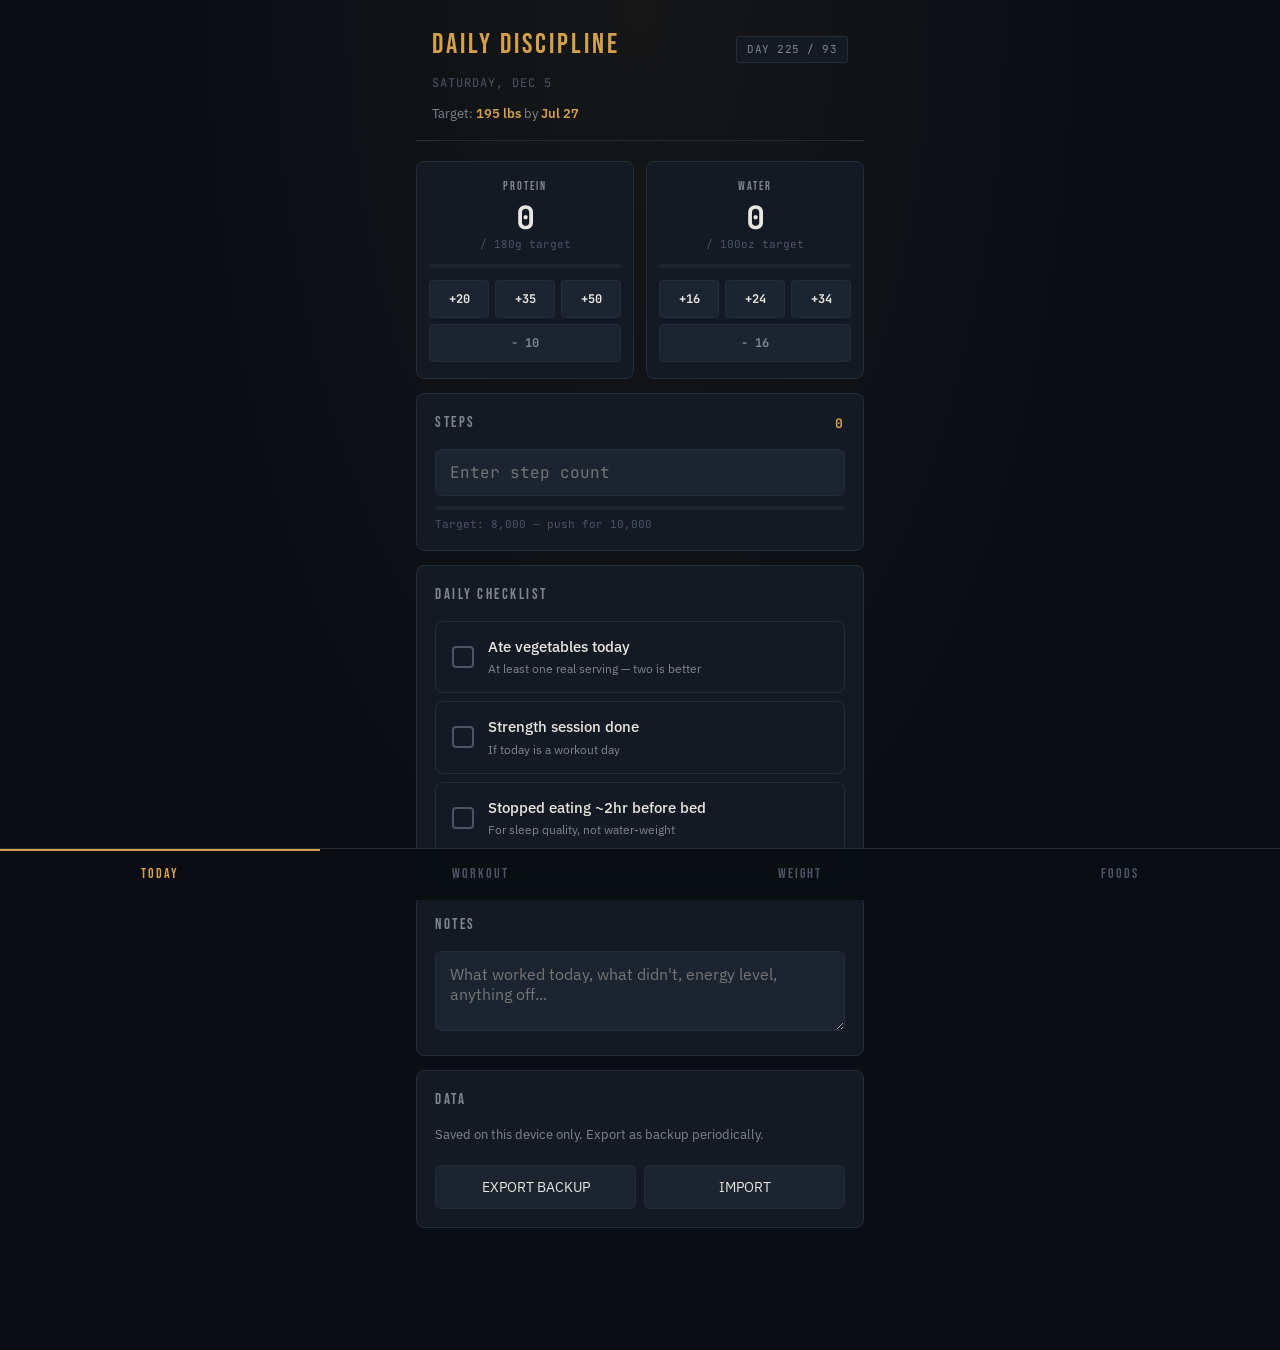
<file: Index.html>
<!DOCTYPE html>
<html lang="en">
<head>
<meta charset="UTF-8">
<title>Daily Discipline</title>
<meta name="viewport" content="width=device-width, 	initial-scale=1, maximum-scale=1, user-scalable=no, viewport-fit=cover">
<meta name="apple-mobile-web-app-capable" content="yes">
<meta name="mobile-web-app-capable" content="yes">
<meta name="apple-mobile-web-app-status-bar-style" content="black-translucent">
<meta name="apple-mobile-web-app-title" content="Discipline">
<meta name="theme-color" content="#0a0e14">
<link rel="apple-touch-icon" href="data:image/svg+xml,%3Csvg xmlns='http://www.w3.org/2000/svg' viewBox='0 0 180 180'%3E%3Crect width='180' height='180' fill='%230a0e14'/%3E%3Ctext x='90' y='118' font-family='Georgia,serif' font-size='110' font-weight='bold' text-anchor='middle' fill='%23d4a04c'%3ED%3C/text%3E%3C/svg%3E">
<link rel="icon" href="data:image/svg+xml,%3Csvg xmlns='http://www.w3.org/2000/svg' viewBox='0 0 32 32'%3E%3Crect width='32' height='32' fill='%230a0e14'/%3E%3Ctext x='16' y='22' font-family='Georgia,serif' font-size='20' font-weight='bold' text-anchor='middle' fill='%23d4a04c'%3ED%3C/text%3E%3C/svg%3E">
<link rel="preconnect" href="https://fonts.googleapis.com">
<link rel="preconnect" href="https://fonts.gstatic.com" crossorigin>
<link href="https://fonts.googleapis.com/css2?family=Bebas+Neue&family=IBM+Plex+Sans:wght@400;500;600;700&family=JetBrains+Mono:wght@500;700&display=swap" rel="stylesheet">
<style>
:root {
  --bg: #0a0e14;
  --surface: #141a23;
  --surface-2: #1c2430;
  --surface-3: #243042;
  --border: #232c39;
  --accent: #d4a04c;
  --accent-bright: #e8b95c;
  --accent-dim: rgba(212,160,76,0.15);
  --text: #e8e6e1;
  --text-dim: #7d8590;
  --text-faint: #4a5462;
  --success: #5fa66b;
  --success-dim: rgba(95,166,107,0.15);
  --danger: #c45757;
  --danger-dim: rgba(196,87,87,0.12);
}
* { box-sizing: border-box; margin: 0; padding: 0; -webkit-tap-highlight-color: transparent; }
html, body {
  font-family: 'IBM Plex Sans', -apple-system, sans-serif;
  background: var(--bg); color: var(--text); min-height: 100vh;
  font-size: 16px; line-height: 1.5;
  overscroll-behavior: none; -webkit-user-select: none; user-select: none;
}
input, textarea { -webkit-user-select: text; user-select: text; }
body {
  padding-top: env(safe-area-inset-top);
  padding-bottom: calc(88px + env(safe-area-inset-bottom));
  background: radial-gradient(ellipse at top, rgba(212,160,76,0.06), transparent 50%), var(--bg);
}
.container { max-width: 480px; margin: 0 auto; padding: 0 16px; }
.header { padding: 24px 16px 16px; border-bottom: 1px solid var(--border); margin-bottom: 20px; }
.header-top { display: flex; justify-content: space-between; align-items: baseline; margin-bottom: 8px; }
.app-title { font-family: 'Bebas Neue', sans-serif; font-size: 28px; letter-spacing: 3px; color: var(--accent); }
.day-badge { font-family: 'JetBrains Mono', monospace; font-size: 11px; color: var(--text-dim); background: var(--surface); padding: 4px 10px; border: 1px solid var(--border); border-radius: 2px; letter-spacing: 0.5px; }
.date-line { font-family: 'JetBrains Mono', monospace; font-size: 12px; color: var(--text-faint); letter-spacing: 1px; text-transform: uppercase; }
.goal-line { margin-top: 12px; font-size: 13px; color: var(--text-dim); }
.goal-line strong { color: var(--accent); font-weight: 600; }
.tabbar { position: fixed; bottom: 0; left: 0; right: 0; background: rgba(10,14,20,0.95); backdrop-filter: blur(20px); -webkit-backdrop-filter: blur(20px); border-top: 1px solid var(--border); display: flex; z-index: 100; padding-bottom: env(safe-area-inset-bottom); }
.tab { flex: 1; padding: 14px 4px 18px; text-align: center; font-family: 'Bebas Neue', sans-serif; font-size: 14px; letter-spacing: 2px; color: var(--text-faint); cursor: pointer; border: none; background: transparent; border-top: 2px solid transparent; transition: all 0.2s; }
.tab.active { color: var(--accent); border-top-color: var(--accent); }
.card { background: var(--surface); border: 1px solid var(--border); border-radius: 8px; padding: 18px; margin-bottom: 14px; }
.card-title { font-family: 'Bebas Neue', sans-serif; font-size: 15px; letter-spacing: 2.5px; color: var(--text-dim); margin-bottom: 14px; display: flex; justify-content: space-between; align-items: center; }
.card-value { font-family: 'JetBrains Mono', monospace; font-size: 13px; color: var(--accent); font-weight: 700; }
.metric-row { display: grid; grid-template-columns: 1fr 1fr; gap: 12px; margin-bottom: 14px; }
.metric-card { background: var(--surface); border: 1px solid var(--border); border-radius: 8px; padding: 16px 12px; text-align: center; }
.metric-label { font-family: 'Bebas Neue', sans-serif; font-size: 12px; letter-spacing: 2px; color: var(--text-dim); }
.metric-value { font-family: 'JetBrains Mono', monospace; font-size: 32px; font-weight: 700; color: var(--text); margin: 6px 0 2px; line-height: 1; }
.metric-target { font-family: 'JetBrains Mono', monospace; font-size: 11px; color: var(--text-faint); }
.metric-bar { height: 4px; background: var(--surface-2); margin-top: 12px; border-radius: 2px; overflow: hidden; }
.metric-bar-fill { height: 100%; background: var(--accent); transition: width 0.4s ease; border-radius: 2px; }
.metric-bar-fill.complete { background: var(--success); }
.counter-buttons { display: grid; grid-template-columns: repeat(3, 1fr); gap: 6px; margin-top: 12px; }
.counter-btn { background: var(--surface-2); border: 1px solid var(--border); color: var(--text); padding: 10px 4px; font-family: 'JetBrains Mono', monospace; font-size: 12px; font-weight: 700; border-radius: 4px; cursor: pointer; transition: all 0.15s; }
.counter-btn:active { background: var(--accent-dim); border-color: var(--accent); }
.counter-btn.minus { color: var(--text-dim); }
.check-item { display: flex; align-items: center; padding: 14px 16px; background: var(--surface); border: 1px solid var(--border); border-radius: 8px; margin-bottom: 8px; cursor: pointer; transition: all 0.15s; }
.check-item:active { background: var(--surface-2); }
.check-item.checked { border-color: var(--success); background: var(--success-dim); }
.check-box { width: 22px; height: 22px; border: 2px solid var(--text-faint); border-radius: 4px; margin-right: 14px; flex-shrink: 0; display: flex; align-items: center; justify-content: center; transition: all 0.2s; }
.check-item.checked .check-box { background: var(--success); border-color: var(--success); }
.check-box svg { opacity: 0; transition: opacity 0.2s; }
.check-item.checked .check-box svg { opacity: 1; }
.check-label { font-size: 15px; font-weight: 500; flex: 1; }
.check-sub { font-size: 12px; color: var(--text-dim); margin-top: 2px; }
input[type="number"], input[type="text"], textarea { width: 100%; background: var(--surface-2); border: 1px solid var(--border); color: var(--text); padding: 12px 14px; font-family: 'JetBrains Mono', monospace; font-size: 16px; border-radius: 6px; outline: none; transition: border-color 0.15s; }
input[type="number"]:focus, input[type="text"]:focus, textarea:focus { border-color: var(--accent); }
textarea { font-family: 'IBM Plex Sans', sans-serif; resize: vertical; min-height: 80px; }
.weight-hero { background: linear-gradient(135deg, var(--surface) 0%, var(--surface-2) 100%); border: 1px solid var(--border); border-radius: 12px; padding: 24px 20px; text-align: center; margin-bottom: 16px; position: relative; overflow: hidden; }
.weight-hero::before { content: ''; position: absolute; top: -50%; right: -20%; width: 60%; height: 200%; background: radial-gradient(ellipse, rgba(212,160,76,0.15), transparent 70%); pointer-events: none; }
.weight-label { font-family: 'Bebas Neue', sans-serif; font-size: 13px; letter-spacing: 2.5px; color: var(--text-dim); }
.weight-value { font-family: 'JetBrains Mono', monospace; font-size: 56px; font-weight: 700; color: var(--accent); margin: 8px 0 4px; line-height: 1; }
.weight-unit { font-size: 18px; color: var(--text-dim); font-weight: 400; }
.weight-trend { font-family: 'JetBrains Mono', monospace; font-size: 13px; color: var(--text-dim); margin-top: 8px; }
.weight-trend.down { color: var(--success); }
.weight-trend.up { color: var(--danger); }
.progress-track { background: var(--surface-2); height: 8px; border-radius: 4px; margin-top: 20px; overflow: hidden; }
.progress-fill { background: linear-gradient(90deg, var(--accent), var(--accent-bright)); height: 100%; transition: width 0.5s; }
.progress-labels { display: flex; justify-content: space-between; margin-top: 8px; font-family: 'JetBrains Mono', monospace; font-size: 11px; color: var(--text-faint); }
.weigh-list { list-style: none; }
.weigh-entry { display: flex; justify-content: space-between; align-items: center; padding: 12px 0; border-bottom: 1px solid var(--border); font-family: 'JetBrains Mono', monospace; font-size: 14px; }
.weigh-entry:last-child { border-bottom: none; }
.weigh-date { color: var(--text-dim); font-size: 12px; }
.weigh-val { color: var(--text); font-weight: 600; }
.weigh-delete { background: transparent; border: none; color: var(--text-faint); font-size: 18px; padding: 4px 8px; cursor: pointer; margin-left: 8px; }
.weigh-delete:active { color: var(--danger); }
.workout-header { text-align: center; padding: 24px 0 8px; }
.workout-day { font-family: 'Bebas Neue', sans-serif; font-size: 14px; letter-spacing: 3px; color: var(--text-dim); }
.workout-name { font-family: 'Bebas Neue', sans-serif; font-size: 40px; letter-spacing: 4px; color: var(--accent); margin: 4px 0 16px; }
.exercise { background: var(--surface); border: 1px solid var(--border); border-radius: 8px; padding: 14px 16px; margin-bottom: 10px; }
.exercise-name { font-weight: 600; font-size: 16px; margin-bottom: 4px; }
.exercise-meta { font-family: 'JetBrains Mono', monospace; font-size: 12px; color: var(--text-dim); }
.exercise-sets { display: flex; gap: 8px; margin-top: 12px; }
.set-pill { flex: 1; padding: 10px; background: var(--surface-2); border: 1px solid var(--border); border-radius: 4px; text-align: center; font-family: 'JetBrains Mono', monospace; font-size: 12px; font-weight: 600; cursor: pointer; color: var(--text-dim); transition: all 0.15s; }
.set-pill.done { background: var(--success-dim); border-color: var(--success); color: var(--success); }
.food-section { margin-bottom: 20px; }
.food-section-title { font-family: 'Bebas Neue', sans-serif; font-size: 24px; letter-spacing: 3px; margin-bottom: 4px; }
.food-section-sub { font-size: 13px; color: var(--text-dim); margin-bottom: 14px; }
.food-section.eat .food-section-title { color: var(--success); }
.food-section.limit .food-section-title { color: var(--accent); }
.food-section.avoid .food-section-title { color: var(--danger); }
.food-tag { display: inline-block; padding: 6px 12px; background: var(--surface); border: 1px solid var(--border); border-radius: 4px; font-size: 13px; margin: 0 6px 6px 0; }
.food-section.eat .food-tag { border-color: rgba(95,166,107,0.3); }
.food-section.limit .food-tag { border-color: rgba(212,160,76,0.3); }
.food-section.avoid .food-tag { border-color: rgba(196,87,87,0.3); color: var(--text-dim); }
.food-category { font-family: 'JetBrains Mono', monospace; font-size: 11px; color: var(--text-faint); letter-spacing: 1px; text-transform: uppercase; margin: 14px 0 8px; }
.page { display: none; padding-bottom: 20px; }
.page.active { display: block; animation: fadeIn 0.25s ease; }
@keyframes fadeIn { from { opacity: 0; transform: translateY(6px); } to { opacity: 1; transform: translateY(0); } }
.btn-primary { width: 100%; background: var(--accent); color: var(--bg); border: none; padding: 14px; font-family: 'Bebas Neue', sans-serif; font-size: 16px; letter-spacing: 3px; border-radius: 6px; cursor: pointer; margin-top: 10px; }
.btn-primary:active { background: var(--accent-bright); }
.btn-secondary { width: 100%; background: var(--surface-2); color: var(--text); border: 1px solid var(--border); padding: 12px; font-family: 'IBM Plex Sans', sans-serif; font-size: 14px; border-radius: 6px; cursor: pointer; margin-top: 8px; }
.empty-state { text-align: center; padding: 32px 16px; color: var(--text-faint); font-size: 14px; }
.toast { position: fixed; top: calc(24px + env(safe-area-inset-top)); left: 50%; transform: translateX(-50%) translateY(-80px); background: var(--surface-3); color: var(--text); padding: 10px 20px; border-radius: 6px; border: 1px solid var(--accent); font-size: 13px; font-weight: 500; z-index: 200; transition: transform 0.3s ease; white-space: nowrap; }
.toast.show { transform: translateX(-50%) translateY(0); }
.legend-stripe { height: 3px; background: linear-gradient(90deg, var(--success) 0%, var(--success) 33%, var(--accent) 33%, var(--accent) 66%, var(--danger) 66%, var(--danger) 100%); border-radius: 2px; margin: 8px 0 20px; }
.settings-row { display: flex; gap: 8px; margin-top: 12px; }
.settings-row button { flex: 1; }
.install-banner { background: var(--accent-dim); border: 1px solid var(--accent); border-radius: 8px; padding: 12px 14px; margin-bottom: 14px; font-size: 13px; color: var(--text); display: flex; justify-content: space-between; align-items: center; gap: 10px; }
.install-banner button { background: transparent; border: none; color: var(--text-faint); cursor: pointer; font-size: 18px; padding: 0 4px; }
</style>
</head>
<body>
<div class="container">
<div class="header">
<div class="header-top">
<div class="app-title">DAILY DISCIPLINE</div>
<div class="day-badge" id="dayBadge">DAY 1 / 94</div>
</div>
<div class="date-line" id="dateLine">—</div>
<div class="goal-line">Target: <strong>195 lbs</strong> by <strong>Jul 27</strong></div>
</div>

<div class="page active" id="page-today">
<div class="install-banner" id="installBanner" style="display:none">
<span>Tap Share → Add to Home Screen for app-style use</span>
<button onclick="dismissInstall()">×</button>
</div>
<div class="metric-row">
<div class="metric-card">
<div class="metric-label">PROTEIN</div>
<div class="metric-value" id="proteinValue">0</div>
<div class="metric-target">/ 180g target</div>
<div class="metric-bar"><div class="metric-bar-fill" id="proteinBar" style="width:0%"></div></div>
<div class="counter-buttons">
<button class="counter-btn" onclick="addProtein(20)">+20</button>
<button class="counter-btn" onclick="addProtein(35)">+35</button>
<button class="counter-btn" onclick="addProtein(50)">+50</button>
</div>
<button class="counter-btn minus" style="margin-top:6px;width:100%" onclick="addProtein(-10)">− 10</button>
</div>
<div class="metric-card">
<div class="metric-label">WATER</div>
<div class="metric-value" id="waterValue">0</div>
<div class="metric-target">/ 100oz target</div>
<div class="metric-bar"><div class="metric-bar-fill" id="waterBar" style="width:0%"></div></div>
<div class="counter-buttons">
<button class="counter-btn" onclick="addWater(16)">+16</button>
<button class="counter-btn" onclick="addWater(24)">+24</button>
<button class="counter-btn" onclick="addWater(34)">+34</button>
</div>
<button class="counter-btn minus" style="margin-top:6px;width:100%" onclick="addWater(-16)">− 16</button>
</div>
</div>
<div class="card">
<div class="card-title">STEPS <span class="card-value" id="stepsDisplay">0</span></div>
<input type="number" id="stepsInput" placeholder="Enter step count" inputmode="numeric">
<div class="metric-bar" style="margin-top:10px"><div class="metric-bar-fill" id="stepsBar" style="width:0%"></div></div>
<div class="metric-target" style="margin-top:6px">Target: 8,000 — push for 10,000</div>
</div>
<div class="card">
<div class="card-title">DAILY CHECKLIST</div>
<div class="check-item" data-key="veggies">
<div class="check-box"><svg width="14" height="14" viewBox="0 0 14 14" fill="none"><path d="M2 7l3.5 3.5L12 4" stroke="white" stroke-width="2.5" stroke-linecap="round" stroke-linejoin="round"/></svg></div>
<div><div class="check-label">Ate vegetables today</div><div class="check-sub">At least one real serving — two is better</div></div>
</div>
<div class="check-item" data-key="workout">
<div class="check-box"><svg width="14" height="14" viewBox="0 0 14 14" fill="none"><path d="M2 7l3.5 3.5L12 4" stroke="white" stroke-width="2.5" stroke-linecap="round" stroke-linejoin="round"/></svg></div>
<div><div class="check-label">Strength session done</div><div class="check-sub">If today is a workout day</div></div>
</div>
<div class="check-item" data-key="cutoff">
<div class="check-box"><svg width="14" height="14" viewBox="0 0 14 14" fill="none"><path d="M2 7l3.5 3.5L12 4" stroke="white" stroke-width="2.5" stroke-linecap="round" stroke-linejoin="round"/></svg></div>
<div><div class="check-label">Stopped eating ~2hr before bed</div><div class="check-sub">For sleep quality, not water-weight</div></div>
</div>
<div class="check-item" data-key="photo" id="photoCheck" style="display:none">
<div class="check-box"><svg width="14" height="14" viewBox="0 0 14 14" fill="none"><path d="M2 7l3.5 3.5L12 4" stroke="white" stroke-width="2.5" stroke-linecap="round" stroke-linejoin="round"/></svg></div>
<div><div class="check-label">Progress photo taken</div><div class="check-sub">Sunday cadence — front, side, back</div></div>
</div>
</div>
<div class="card">
<div class="card-title">NOTES</div>
<textarea id="notesInput" placeholder="What worked today, what didn't, energy level, anything off..."></textarea>
</div>
<div class="card">
<div class="card-title">DATA</div>
<div style="font-size:13px;color:var(--text-dim);margin-bottom:10px">Saved on this device only. Export as backup periodically.</div>
<div class="settings-row">
<button class="btn-secondary" onclick="exportData()">EXPORT BACKUP</button>
<button class="btn-secondary" onclick="importData()">IMPORT</button>
</div>
<input type="file" id="importFile" accept=".json" style="display:none">
</div>
</div>

<div class="page" id="page-workout">
<div class="workout-header">
<div class="workout-day">TODAY'S SESSION</div>
<div class="workout-name" id="workoutName">DAY A</div>
<div class="metric-target" id="workoutFocus">PUSH FOCUS — 25 minutes</div>
</div>
<div id="exerciseList"></div>
<button class="btn-primary" onclick="completeWorkout()">MARK COMPLETE</button>
<button class="btn-secondary" onclick="cycleWorkout()">SWITCH TO NEXT DAY</button>
<div class="card" style="margin-top:24px">
<div class="card-title">RECENT SESSIONS</div>
<div id="workoutHistory"></div>
</div>
</div>

<div class="page" id="page-weight">
<div class="weight-hero">
<div class="weight-label">7-DAY AVERAGE</div>
<div class="weight-value" id="avgWeight">—<span class="weight-unit"> lbs</span></div>
<div class="weight-trend" id="weightTrend">No data yet</div>
<div class="progress-track"><div class="progress-fill" id="goalProgress" style="width:0%"></div></div>
<div class="progress-labels"><span id="startLabel">Start</span><span>Goal: 195</span></div>
</div>
<div class="card">
<div class="card-title">LOG TODAY'S WEIGH-IN</div>
<input type="number" id="weightInput" placeholder="Enter weight (lbs)" step="0.1" inputmode="decimal">
<button class="btn-primary" onclick="logWeight()" style="margin-top:10px">SAVE</button>
<div class="metric-target" style="margin-top:10px;text-align:center">Same time daily — after bathroom, before water</div>
</div>
<div class="card">
<div class="card-title">RECENT 14 DAYS</div>
<ul class="weigh-list" id="weighList"><li class="empty-state">No weigh-ins logged yet.<br>Start tomorrow morning.</li></ul>
</div>
</div>

<div class="page" id="page-foods">
<div style="padding: 20px 0 0">
<div style="font-family:'Bebas Neue';font-size:32px;letter-spacing:3px;color:var(--accent)">FUEL GUIDE</div>
<div style="color:var(--text-dim);font-size:13px;margin-top:4px">Built for fat loss + muscle preservation through July 27</div>
<div class="legend-stripe"></div>
</div>
<div class="food-section eat">
<div class="food-section-title">✓ EAT FREELY</div>
<div class="food-section-sub">Hit your protein and veggie targets from these. No portion stress.</div>
<div class="food-category">PROTEIN ANCHORS</div>
<div>
<span class="food-tag">Eggs (whole)</span><span class="food-tag">Chicken breast</span><span class="food-tag">Chicken thigh/leg</span><span class="food-tag">Rotisserie chicken</span><span class="food-tag">Ground turkey 93/7</span><span class="food-tag">Lean ground beef 93/7+</span><span class="food-tag">Sirloin / flank steak</span><span class="food-tag">Pork tenderloin</span><span class="food-tag">Salmon</span><span class="food-tag">Tuna (canned in water)</span><span class="food-tag">Shrimp</span><span class="food-tag">Tilapia / cod</span><span class="food-tag">Greek yogurt (plain)</span><span class="food-tag">Cottage cheese</span><span class="food-tag">Whey protein</span><span class="food-tag">Hard-boiled eggs</span>
</div>
<div class="food-category">VEGETABLES — UNLIMITED</div>
<div>
<span class="food-tag">Broccoli</span><span class="food-tag">Cauliflower</span><span class="food-tag">Bell peppers</span><span class="food-tag">Spinach</span><span class="food-tag">Kale</span><span class="food-tag">Romaine / mixed greens</span><span class="food-tag">Cucumber</span><span class="food-tag">Zucchini</span><span class="food-tag">Asparagus</span><span class="food-tag">Brussels sprouts</span><span class="food-tag">Green beans</span><span class="food-tag">Mushrooms</span><span class="food-tag">Tomatoes</span><span class="food-tag">Cabbage / coleslaw mix</span><span class="food-tag">Celery</span><span class="food-tag">Onions</span><span class="food-tag">Cauliflower rice</span><span class="food-tag">Radishes</span>
</div>
<div class="food-category">FRUITS (LOW-SUGAR)</div>
<div>
<span class="food-tag">Strawberries</span><span class="food-tag">Blueberries</span><span class="food-tag">Raspberries</span><span class="food-tag">Blackberries</span><span class="food-tag">Avocado</span>
</div>
<div class="food-category">FATS / EXTRAS</div>
<div>
<span class="food-tag">Olive oil</span><span class="food-tag">Almonds (1 oz)</span><span class="food-tag">Walnuts (1 oz)</span><span class="food-tag">Olives</span><span class="food-tag">Pickles</span><span class="food-tag">Mustard</span><span class="food-tag">Hot sauce</span><span class="food-tag">Salsa</span><span class="food-tag">Vinegar</span><span class="food-tag">Most spices</span>
</div>
<div class="food-category">DRINKS</div>
<div>
<span class="food-tag">Water</span><span class="food-tag">Black coffee</span><span class="food-tag">Unsweet tea</span><span class="food-tag">Sparkling water</span>
</div>
</div>
<div class="food-section limit">
<div class="food-section-title">⚠ LIMIT</div>
<div class="food-section-sub">Fine in moderation. Don't make these the main event.</div>
<div>
<span class="food-tag">String cheese (2/day max)</span><span class="food-tag">Shredded cheese</span><span class="food-tag">Cream cheese</span><span class="food-tag">Bacon (2-3 strips)</span><span class="food-tag">Turkey deli slices</span><span class="food-tag">Peanut butter (1 tbsp)</span><span class="food-tag">Almond butter (1 tbsp)</span><span class="food-tag">Coke Zero / diet soda</span><span class="food-tag">Sugar-free jello</span><span class="food-tag">Sugar-free gum</span><span class="food-tag">Beef jerky (low sugar)</span><span class="food-tag">Protein bars (&lt;5g sugar)</span><span class="food-tag">Protein shakes (premade)</span><span class="food-tag">Heavy cream (in coffee)</span><span class="food-tag">Banana</span><span class="food-tag">Apple</span><span class="food-tag">Greek yogurt (flavored)</span>
</div>
</div>
<div class="food-section avoid">
<div class="food-section-title">✕ AVOID THROUGH JULY 27</div>
<div class="food-section-sub">These quietly stall fat loss. Skip until you hit goal weight.</div>
<div>
<span class="food-tag">Bread / rolls / buns</span><span class="food-tag">Pasta</span><span class="food-tag">Rice</span><span class="food-tag">Cereal</span><span class="food-tag">Oatmeal (sweetened)</span><span class="food-tag">Tortillas</span><span class="food-tag">Crackers</span><span class="food-tag">Chips / pretzels</span><span class="food-tag">French fries</span><span class="food-tag">Tater tots / hash browns</span><span class="food-tag">Cookies / cake / candy</span><span class="food-tag">Ice cream</span><span class="food-tag">Donuts / pastries</span><span class="food-tag">Regular soda</span><span class="food-tag">Sweet tea</span><span class="food-tag">Fruit juice</span><span class="food-tag">Sweetened coffee drinks</span><span class="food-tag">Dunkin protein refreshers</span><span class="food-tag">Alcohol</span><span class="food-tag">Honey BBQ sauce</span><span class="food-tag">Ketchup w/ sugar</span><span class="food-tag">Teriyaki / sweet & sour</span><span class="food-tag">Sweet salad dressings</span><span class="food-tag">Granola / granola bars</span><span class="food-tag">"Light" muffins</span><span class="food-tag">High-sodium deli meats</span><span class="food-tag">Breaded / fried foods</span>
</div>
</div>
<div class="card" style="margin-top:8px">
<div class="card-title">QUICK COMBOS</div>
<div style="font-size:14px;line-height:1.7;color:var(--text)">
<div style="margin-bottom:10px"><strong style="color:var(--accent)">Breakfast:</strong> 4 eggs + Greek yogurt → ~50g protein</div>
<div style="margin-bottom:10px"><strong style="color:var(--accent)">Lunch:</strong> Rotisserie leg+thigh + microwave broccoli → ~45g protein</div>
<div style="margin-bottom:10px"><strong style="color:var(--accent)">Snack:</strong> Protein shake + string cheese → ~35g protein</div>
<div style="margin-bottom:10px"><strong style="color:var(--accent)">Dinner:</strong> Grilled chicken or salmon + side salad → ~50g protein</div>
<div><strong style="color:var(--accent)">Daily total:</strong> ~180g protein, real food, sustainable</div>
</div>
</div>
</div>
</div>

<div class="tabbar">
<button class="tab active" data-tab="today">TODAY</button>
<button class="tab" data-tab="workout">WORKOUT</button>
<button class="tab" data-tab="weight">WEIGHT</button>
<button class="tab" data-tab="foods">FOODS</button>
</div>
<div class="toast" id="toast">Saved</div>

<script>
const TARGET_DATE = new Date('2026-07-27T00:00:00');
const START_DATE = new Date('2026-04-25T00:00:00');
const GOAL_WEIGHT = 195;
const PROTEIN_TARGET = 180;
const WATER_TARGET = 100;
const STEPS_TARGET = 8000;
const STORAGE_PREFIX = 'discipline:';
const WORKOUTS = {
  A: { name: 'DAY A', focus: 'PUSH FOCUS — 25 minutes', exercises: [
    { name: 'Push-ups (or incline)', meta: '4 sets × max reps' },
    { name: 'Pike Push-ups', meta: '3 sets × 6-10 reps' },
    { name: 'Diamond Push-ups', meta: '3 sets × 6-10 reps' },
    { name: 'Plank', meta: '3 sets × 45 sec' },
    { name: 'Wall Sit', meta: '3 sets × 45 sec' }
  ]},
  B: { name: 'DAY B', focus: 'PULL + LEGS — 25 minutes', exercises: [
    { name: 'Bodyweight Squats', meta: '4 sets × 20 reps' },
    { name: 'Reverse Lunges', meta: '3 sets × 10 each leg' },
    { name: 'Bulgarian Split Squats', meta: '3 sets × 8 each leg' },
    { name: 'Glute Bridges', meta: '3 sets × 15 reps' },
    { name: 'Door-frame Rows', meta: '3 sets × 10 reps' },
    { name: 'Superman Holds', meta: '3 sets × 30 sec' }
  ]},
  C: { name: 'DAY C', focus: 'FULL BODY — 25 minutes', exercises: [
    { name: 'Push-ups', meta: '3 sets × max reps' },
    { name: 'Squats', meta: '3 sets × 25 reps' },
    { name: 'Reverse Lunges', meta: '3 sets × 10 each leg' },
    { name: 'Pike Push-ups', meta: '3 sets × 8 reps' },
    { name: 'Plank', meta: '3 sets × 60 sec' },
    { name: 'Mountain Climbers', meta: '3 sets × 30 sec' },
    { name: 'Burpees', meta: '3 sets × 8-10 reps' }
  ]}
};
const WORKOUT_ORDER = ['A', 'B', 'C'];
let state = { currentWorkout: 'A', workoutSets: {} };

function storageGet(key) { try { const val = localStorage.getItem(STORAGE_PREFIX + key); return val ? JSON.parse(val) : null; } catch (e) { return null; } }
function storageSet(key, value) { try { localStorage.setItem(STORAGE_PREFIX + key, JSON.stringify(value)); return true; } catch (e) { showToast('Storage error'); return false; } }
function storageRemove(key) { try { localStorage.removeItem(STORAGE_PREFIX + key); return true; } catch (e) { return false; } }
function storageList(prefix) { const keys = []; for (let i = 0; i < localStorage.length; i++) { const k = localStorage.key(i); if (k && k.startsWith(STORAGE_PREFIX + prefix)) keys.push(k.substring(STORAGE_PREFIX.length)); } return keys; }
function todayKey() { const d = new Date(); return `${d.getFullYear()}-${String(d.getMonth()+1).padStart(2,'0')}-${String(d.getDate()).padStart(2,'0')}`; }
function formatDate(date) { return date.toLocaleDateString('en-US', { weekday: 'long', month: 'short', day: 'numeric' }); }
function dayOfPlan() { return Math.max(1, Math.floor((new Date() - START_DATE) / 86400000) + 1); }
function totalDays() { return Math.floor((TARGET_DATE - START_DATE) / 86400000); }

let todayData = { protein: 0, water: 0, steps: 0, veggies: false, workout: false, cutoff: false, photo: false, notes: '' };
function loadToday() { const data = storageGet(`day:${todayKey()}`); if (data) todayData = { ...todayData, ...data }; renderToday(); }
function saveToday() { storageSet(`day:${todayKey()}`, todayData); }

function renderToday() {
  document.getElementById('proteinValue').textContent = todayData.protein;
  document.getElementById('waterValue').textContent = todayData.water;
  document.getElementById('stepsDisplay').textContent = todayData.steps.toLocaleString();
  document.getElementById('stepsInput').value = todayData.steps || '';
  document.getElementById('notesInput').value = todayData.notes || '';
  const pPct = Math.min(100, (todayData.protein / PROTEIN_TARGET) * 100);
  const wPct = Math.min(100, (todayData.water / WATER_TARGET) * 100);
  const sPct = Math.min(100, (todayData.steps / STEPS_TARGET) * 100);
  const pBar = document.getElementById('proteinBar');
  const wBar = document.getElementById('waterBar');
  const sBar = document.getElementById('stepsBar');
  pBar.style.width = pPct + '%'; wBar.style.width = wPct + '%'; sBar.style.width = sPct + '%';
  pBar.classList.toggle('complete', pPct >= 100);
  wBar.classList.toggle('complete', wPct >= 100);
  sBar.classList.toggle('complete', sPct >= 100);
  ['veggies', 'workout', 'cutoff', 'photo'].forEach(key => {
    const el = document.querySelector(`[data-key="${key}"]`);
    if (el) el.classList.toggle('checked', !!todayData[key]);
  });
  document.getElementById('photoCheck').style.display = new Date().getDay() === 0 ? 'flex' : 'none';
}
function addProtein(n) { todayData.protein = Math.max(0, todayData.protein + n); renderToday(); saveToday(); }
function addWater(n) { todayData.water = Math.max(0, todayData.water + n); renderToday(); saveToday(); }
function toggleCheck(key) { todayData[key] = !todayData[key]; renderToday(); saveToday(); if (todayData[key]) showToast('Locked in'); }
document.querySelectorAll('.check-item').forEach(el => { el.addEventListener('click', () => { const key = el.dataset.key; if (key) toggleCheck(key); }); });
document.getElementById('stepsInput').addEventListener('input', (e) => { todayData.steps = parseInt(e.target.value) || 0; renderToday(); saveToday(); });
document.getElementById('notesInput').addEventListener('input', (e) => { todayData.notes = e.target.value; saveToday(); });

function logWeight() {
  const input = document.getElementById('weightInput');
  const val = parseFloat(input.value);
  if (!val || val < 50 || val > 500) { showToast('Enter a valid weight'); return; }
  storageSet(`weight:${todayKey()}`, { weight: val, date: todayKey() });
  input.value = '';
  showToast('Weigh-in saved');
  renderWeights();
}
function deleteWeight(date) { if (!confirm(`Delete weigh-in for ${date}?`)) return; storageRemove(`weight:${date}`); showToast('Removed'); renderWeights(); }

function renderWeights() {
  const keys = storageList('weight:');
  if (keys.length === 0) {
    document.getElementById('avgWeight').innerHTML = '—<span class="weight-unit"> lbs</span>';
    document.getElementById('weightTrend').textContent = 'No data yet';
    document.getElementById('goalProgress').style.width = '0%';
    document.getElementById('startLabel').textContent = 'Start';
    document.getElementById('weighList').innerHTML = '<li class="empty-state">No weigh-ins logged yet.<br>Start tomorrow morning.</li>';
    return;
  }
  const entries = [];
  for (const key of keys) { const data = storageGet(key); if (data) entries.push(data); }
  entries.sort((a, b) => b.date.localeCompare(a.date));
  const recent7 = entries.slice(0, 7);
  const avg = recent7.reduce((s, e) => s + e.weight, 0) / recent7.length;
  document.getElementById('avgWeight').innerHTML = avg.toFixed(1) + '<span class="weight-unit"> lbs</span>';
  const prev7 = entries.slice(7, 14);
  if (prev7.length > 0) {
    const prevAvg = prev7.reduce((s, e) => s + e.weight, 0) / prev7.length;
    const diff = avg - prevAvg;
    const trendEl = document.getElementById('weightTrend');
    if (Math.abs(diff) < 0.05) { trendEl.textContent = 'Holding steady vs last week'; trendEl.className = 'weight-trend'; }
    else if (diff < 0) { trendEl.textContent = `▼ ${Math.abs(diff).toFixed(1)} lbs vs last week`; trendEl.className = 'weight-trend down'; }
    else { trendEl.textContent = `▲ ${diff.toFixed(1)} lbs vs last week`; trendEl.className = 'weight-trend up'; }
  } else {
    document.getElementById('weightTrend').textContent = `${entries.length} weigh-in${entries.length > 1 ? 's' : ''} logged`;
  }
  const startWeight = entries[entries.length - 1].weight;
  document.getElementById('startLabel').textContent = `Start: ${startWeight.toFixed(1)}`;
  const totalToLose = startWeight - GOAL_WEIGHT;
  const lostSoFar = startWeight - avg;
  const pct = totalToLose > 0 ? Math.min(100, Math.max(0, (lostSoFar / totalToLose) * 100)) : 100;
  document.getElementById('goalProgress').style.width = pct + '%';
  const list = document.getElementById('weighList');
  list.innerHTML = '';
  entries.slice(0, 14).forEach(e => {
    const d = new Date(e.date + 'T00:00:00');
    const li = document.createElement('li');
    li.className = 'weigh-entry';
    li.innerHTML = `<span class="weigh-date">${d.toLocaleDateString('en-US', { weekday: 'short', month: 'short', day: 'numeric' })}</span><span style="display:flex;align-items:center"><span class="weigh-val">${e.weight.toFixed(1)} lbs</span><button class="weigh-delete" onclick="deleteWeight('${e.date}')">×</button></span>`;
    list.appendChild(li);
  });
}

function loadWorkoutState() { const saved = storageGet('workout:state'); if (saved) state.currentWorkout = saved.currentWorkout || 'A'; state.workoutSets = storageGet(`workout:sets:${todayKey()}`) || {}; renderWorkout(); renderWorkoutHistory(); }
function renderWorkout() {
  const w = WORKOUTS[state.currentWorkout];
  document.getElementById('workoutName').textContent = w.name;
  document.getElementById('workoutFocus').textContent = w.focus;
  const list = document.getElementById('exerciseList');
  list.innerHTML = '';
  w.exercises.forEach((ex, idx) => {
    const sets = state.workoutSets[idx] || [false, false, false];
    const div = document.createElement('div');
    div.className = 'exercise';
    div.innerHTML = `<div class="exercise-name">${ex.name}</div><div class="exercise-meta">${ex.meta}</div><div class="exercise-sets">${[0,1,2].map(s => `<div class="set-pill ${sets[s] ? 'done' : ''}" data-ex="${idx}" data-set="${s}">SET ${s + 1}</div>`).join('')}</div>`;
    list.appendChild(div);
  });
  list.querySelectorAll('.set-pill').forEach(p => { p.addEventListener('click', () => toggleSet(parseInt(p.dataset.ex), parseInt(p.dataset.set))); });
}
function toggleSet(exIdx, setIdx) { if (!state.workoutSets[exIdx]) state.workoutSets[exIdx] = [false, false, false]; state.workoutSets[exIdx][setIdx] = !state.workoutSets[exIdx][setIdx]; storageSet(`workout:sets:${todayKey()}`, state.workoutSets); renderWorkout(); }
function cycleWorkout() { const idx = WORKOUT_ORDER.indexOf(state.currentWorkout); state.currentWorkout = WORKOUT_ORDER[(idx + 1) % WORKOUT_ORDER.length]; state.workoutSets = {}; storageSet('workout:state', { currentWorkout: state.currentWorkout }); storageSet(`workout:sets:${todayKey()}`, {}); renderWorkout(); }
function completeWorkout() {
  const log = storageGet('workout:log') || [];
  log.unshift({ date: todayKey(), type: state.currentWorkout, name: WORKOUTS[state.currentWorkout].name });
  storageSet('workout:log', log.slice(0, 30));
  const idx = WORKOUT_ORDER.indexOf(state.currentWorkout);
  state.currentWorkout = WORKOUT_ORDER[(idx + 1) % WORKOUT_ORDER.length];
  state.workoutSets = {};
  storageSet('workout:state', { currentWorkout: state.currentWorkout });
  todayData.workout = true;
  saveToday();
  renderToday();
  showToast('Workout logged ✓');
  renderWorkout();
  renderWorkoutHistory();
}
function renderWorkoutHistory() {
  const log = storageGet('workout:log') || [];
  const el = document.getElementById('workoutHistory');
  if (log.length === 0) { el.innerHTML = '<div class="empty-state">No sessions logged yet.</div>'; return; }
  el.innerHTML = log.slice(0, 8).map(entry => { const d = new Date(entry.date + 'T00:00:00'); return `<div class="weigh-entry"><span class="weigh-date">${d.toLocaleDateString('en-US', { weekday: 'short', month: 'short', day: 'numeric' })}</span><span class="weigh-val">${entry.name}</span></div>`; }).join('');
}

function exportData() {
  const data = {};
  for (let i = 0; i < localStorage.length; i++) { const k = localStorage.key(i); if (k && k.startsWith(STORAGE_PREFIX)) data[k] = localStorage.getItem(k); }
  const blob = new Blob([JSON.stringify(data, null, 2)], { type: 'application/json' });
  const url = URL.createObjectURL(blob);
  const a = document.createElement('a');
  a.href = url; a.download = `discipline-backup-${todayKey()}.json`;
  document.body.appendChild(a); a.click(); document.body.removeChild(a);
  URL.revokeObjectURL(url);
  showToast('Backup downloaded');
}
function importData() { document.getElementById('importFile').click(); }
document.getElementById('importFile').addEventListener('change', (e) => {
  const file = e.target.files[0]; if (!file) return;
  const reader = new FileReader();
  reader.onload = (event) => {
    try {
      const data = JSON.parse(event.target.result);
      if (!confirm('This will merge backup data with current data. Continue?')) return;
      let count = 0;
      for (const key in data) { if (key.startsWith(STORAGE_PREFIX)) { localStorage.setItem(key, data[key]); count++; } }
      showToast(`Imported ${count} entries`);
      loadToday(); loadWorkoutState(); renderWeights();
    } catch (err) { showToast('Invalid backup file'); }
  };
  reader.readAsText(file);
  e.target.value = '';
});

document.querySelectorAll('.tab').forEach(tab => {
  tab.addEventListener('click', () => {
    document.querySelectorAll('.tab').forEach(t => t.classList.remove('active'));
    document.querySelectorAll('.page').forEach(p => p.classList.remove('active'));
    tab.classList.add('active');
    document.getElementById('page-' + tab.dataset.tab).classList.add('active');
    if (tab.dataset.tab === 'weight') renderWeights();
    if (tab.dataset.tab === 'workout') { renderWorkout(); renderWorkoutHistory(); }
    window.scrollTo(0, 0);
  });
});

function showToast(msg) { const t = document.getElementById('toast'); t.textContent = msg; t.classList.add('show'); setTimeout(() => t.classList.remove('show'), 1800); }
function dismissInstall() { document.getElementById('installBanner').style.display = 'none'; storageSet('settings:installDismissed', true); }
function maybeShowInstallBanner() {
  const dismissed = storageGet('settings:installDismissed');
  const isStandalone = window.matchMedia('(display-mode: standalone)').matches || window.navigator.standalone === true;
  if (!dismissed && !isStandalone && /iPhone|iPad|iPod|Android/i.test(navigator.userAgent)) {
    document.getElementById('installBanner').style.display = 'flex';
  }
}

function init() {
  document.getElementById('dateLine').textContent = formatDate(new Date());
  document.getElementById('dayBadge').textContent = `DAY ${dayOfPlan()} / ${totalDays()}`;
  if (storageList('weight:').length === 0) {
    storageSet(`weight:${todayKey()}`, { weight: 219.4, date: todayKey() });
  }
  loadToday();
  loadWorkoutState();
  renderWeights();
  maybeShowInstallBanner();
}
init();
document.addEventListener('visibilitychange', () => { if (!document.hidden) { loadToday(); renderWeights(); } });
</script>
</body>
</html>
</file>
